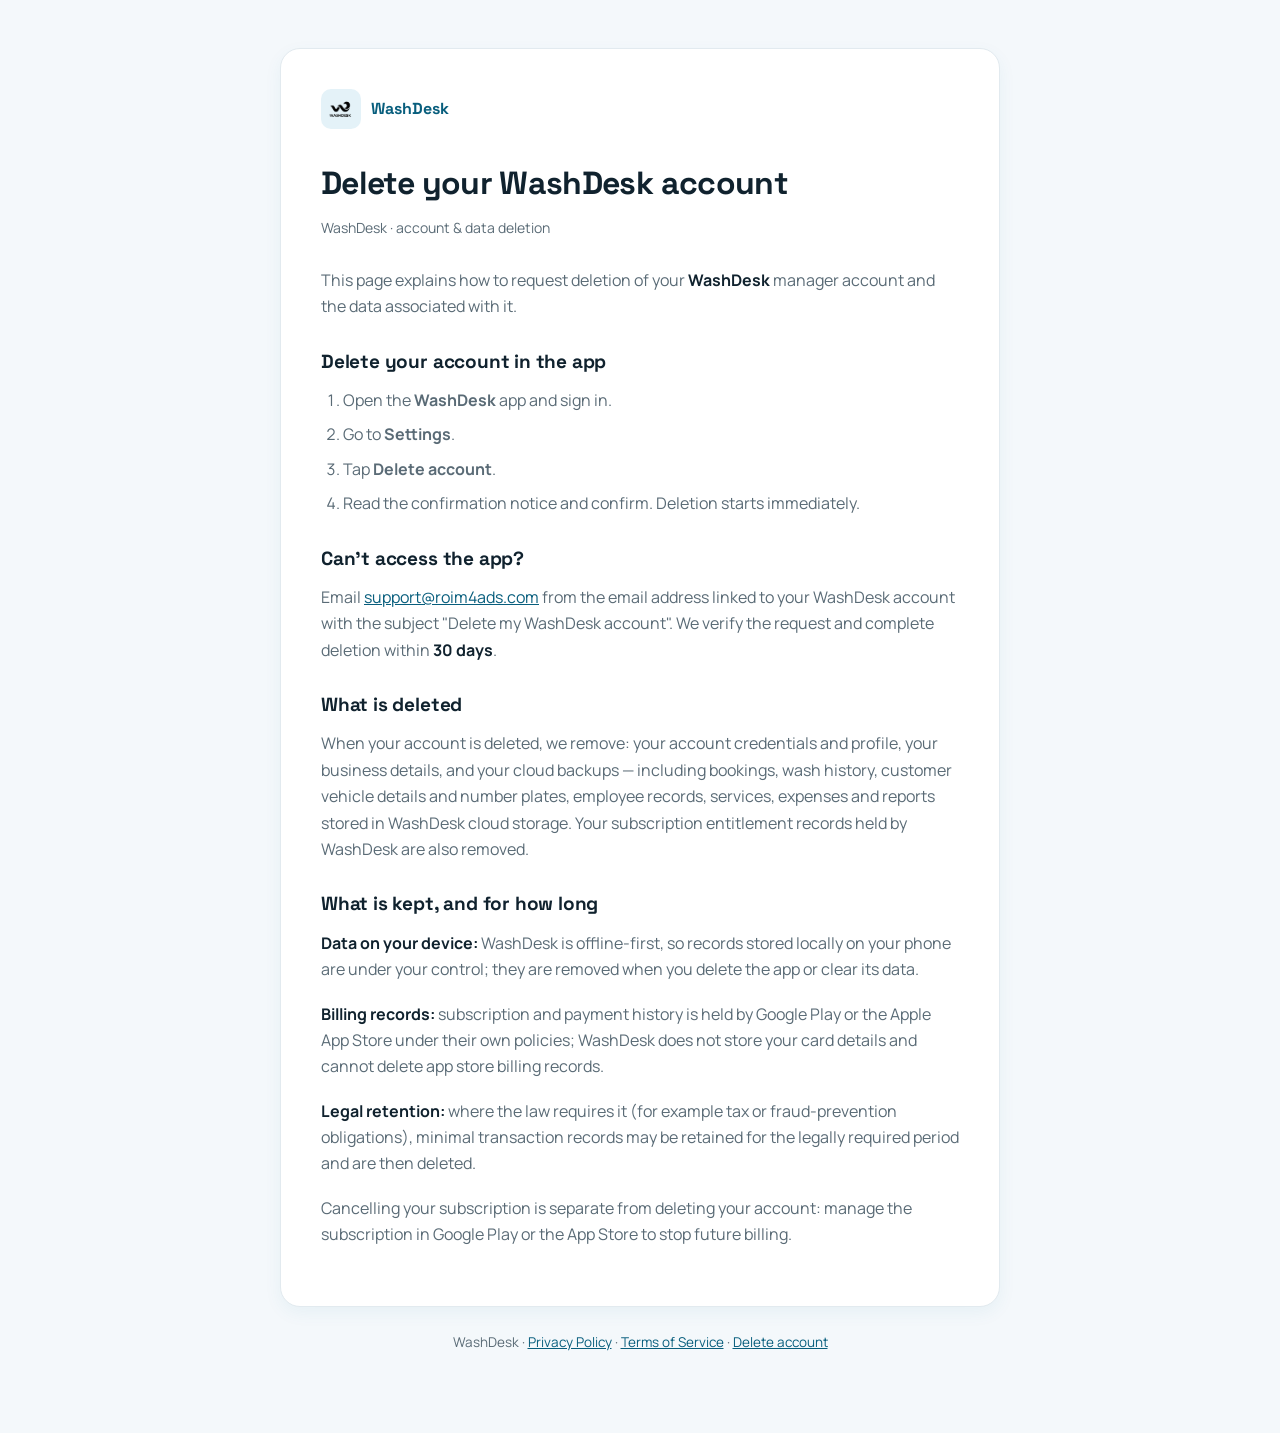
<file: admin-dashboard/delete-account.html>
<!DOCTYPE html>
<html lang="en">
<head>
<meta charset="utf-8">
<meta name="viewport" content="width=device-width, initial-scale=1">
<title>Delete your account — WashDesk</title>
<style>
  :root{--primary:#0c7ba1;--primary-deep:#085e7d;--primary-soft:#e4f2f8;--ink:#10222e;--ink-muted:#5a6b76;--canvas:#f4f8fb;--surface:#fff;--border:#e2eaef}
  *{box-sizing:border-box}
  body{margin:0;background:var(--canvas);color:var(--ink);font:16px/1.65 "Manrope",-apple-system,BlinkMacSystemFont,"Segoe UI",sans-serif;-webkit-font-smoothing:antialiased}
  .wrap{max-width:760px;margin:0 auto;padding:48px 20px 80px}
  .card{background:var(--surface);border:1px solid var(--border);border-radius:20px;box-shadow:0 6px 18px rgba(12,123,161,.06);padding:40px}
  h1{font-family:"Space Grotesk",sans-serif;font-size:32px;letter-spacing:-.02em;margin:0 0 6px}
  .date{color:var(--ink-muted);font-size:14px;margin-bottom:28px}
  p{margin:0 0 18px;color:var(--ink-muted)}
  p strong{color:var(--ink)}
  .brand{display:flex;align-items:center;gap:10px;margin-bottom:28px;font-family:"Space Grotesk",sans-serif;font-weight:700;color:var(--primary-deep)}
  .brand span{display:grid;place-items:center;width:40px;height:40px;border-radius:10px;background:var(--primary-soft);overflow:hidden}.brand span img{width:28px;height:28px;object-fit:contain}
  a{color:var(--primary-deep)}
  .foot{margin-top:24px;font-size:13.5px;color:var(--ink-muted);text-align:center}

  h2{font-family:"Space Grotesk",sans-serif;font-size:19px;letter-spacing:-.01em;margin:26px 0 10px}
  ol{margin:0 0 18px;padding-left:22px;color:var(--ink-muted)}
  ol li{margin-bottom:8px}
</style>
<link rel="preconnect" href="https://fonts.googleapis.com">
<link href="https://fonts.googleapis.com/css2?family=Manrope:wght@400;600;700&family=Space+Grotesk:wght@600;700&display=swap" rel="stylesheet">
</head>
<body>
  <div class="wrap">
    <div class="card">
      <div class="brand"><span><img src="washdesk-logo.png" alt="WashDesk logo"></span>WashDesk</div>
      
      <h1>Delete your WashDesk account</h1>
      <div class="date">WashDesk &middot; account &amp; data deletion</div>
      <p>This page explains how to request deletion of your <strong>WashDesk</strong> manager account and the data associated with it.</p>

      <h2>Delete your account in the app</h2>
      <ol>
        <li>Open the <strong>WashDesk</strong> app and sign in.</li>
        <li>Go to <strong>Settings</strong>.</li>
        <li>Tap <strong>Delete account</strong>.</li>
        <li>Read the confirmation notice and confirm. Deletion starts immediately.</li>
      </ol>

      <h2>Can't access the app?</h2>
      <p>Email <a href="mailto:support@roim4ads.com">support@roim4ads.com</a> from the email address linked to your WashDesk account with the subject "Delete my WashDesk account". We verify the request and complete deletion within <strong>30 days</strong>.</p>

      <h2>What is deleted</h2>
      <p>When your account is deleted, we remove: your account credentials and profile, your business details, and your cloud backups &mdash; including bookings, wash history, customer vehicle details and number plates, employee records, services, expenses and reports stored in WashDesk cloud storage. Your subscription entitlement records held by WashDesk are also removed.</p>

      <h2>What is kept, and for how long</h2>
      <p><strong>Data on your device:</strong> WashDesk is offline-first, so records stored locally on your phone are under your control; they are removed when you delete the app or clear its data.</p>
      <p><strong>Billing records:</strong> subscription and payment history is held by Google Play or the Apple App Store under their own policies; WashDesk does not store your card details and cannot delete app store billing records.</p>
      <p><strong>Legal retention:</strong> where the law requires it (for example tax or fraud-prevention obligations), minimal transaction records may be retained for the legally required period and are then deleted.</p>
      <p>Cancelling your subscription is separate from deleting your account: manage the subscription in Google Play or the App Store to stop future billing.</p>
    </div>
    <div class="foot">WashDesk &middot; <a href="privacy.html">Privacy Policy</a> &middot; <a href="terms.html">Terms of Service</a> &middot; <a href="delete-account.html">Delete account</a></div>
  </div>
</body>
</html>
</file>
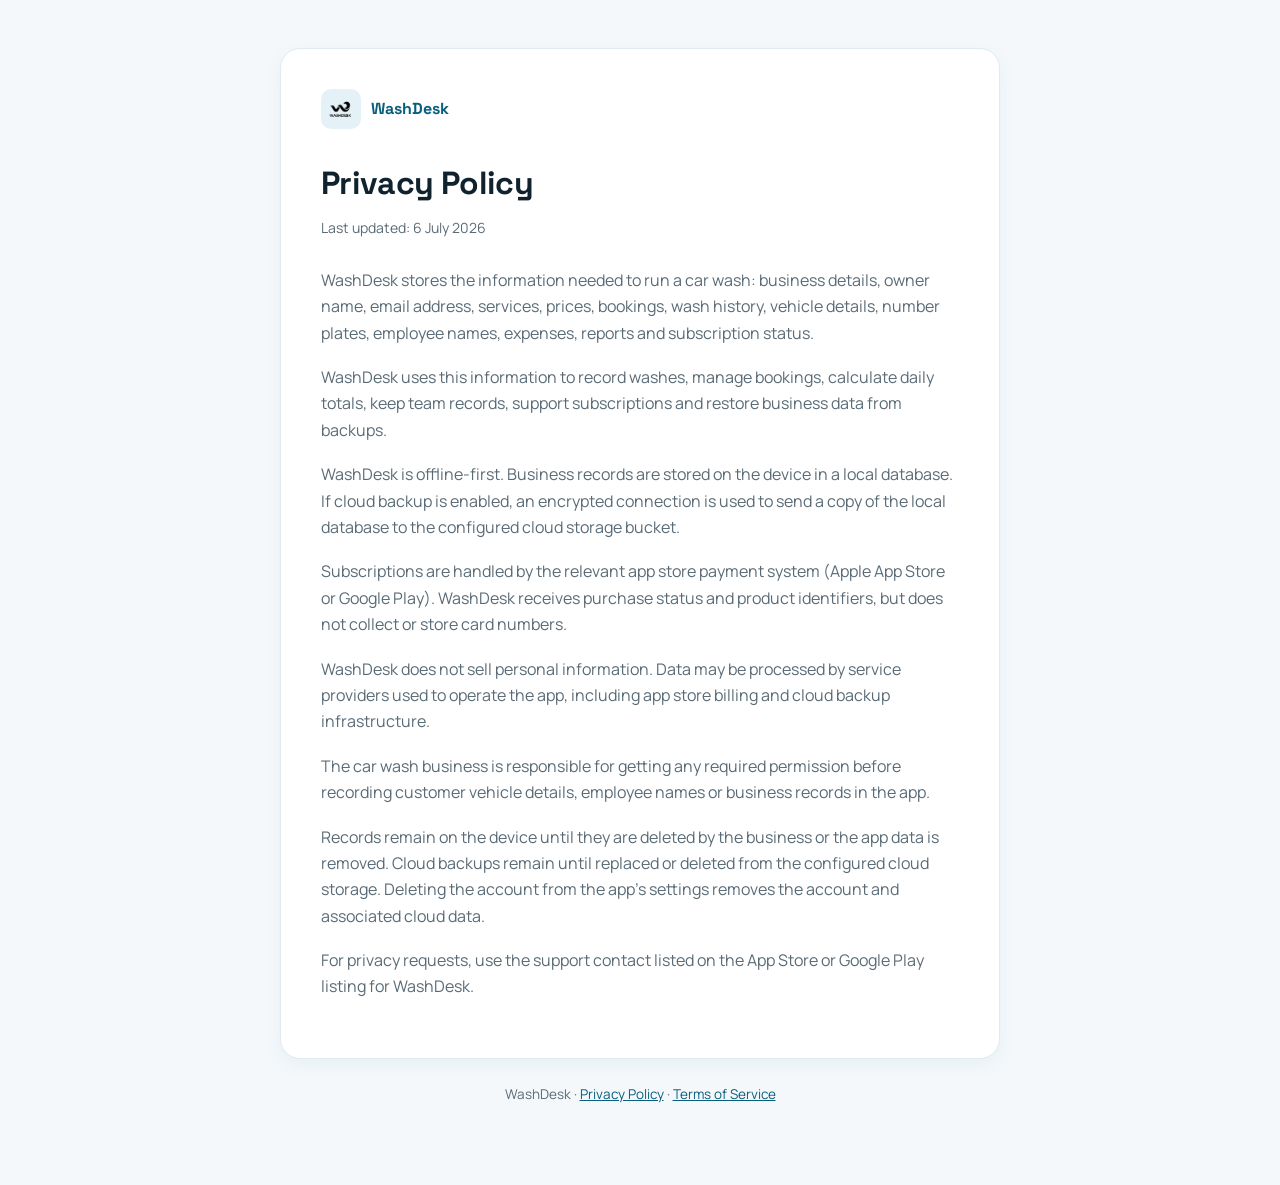
<file: admin-dashboard/privacy.html>
<!DOCTYPE html>
<html lang="en">
<head>
<meta charset="utf-8">
<meta name="viewport" content="width=device-width, initial-scale=1">
<title>Privacy Policy — WashDesk</title>
<style>
  :root{--primary:#0c7ba1;--primary-deep:#085e7d;--primary-soft:#e4f2f8;--ink:#10222e;--ink-muted:#5a6b76;--canvas:#f4f8fb;--surface:#fff;--border:#e2eaef}
  *{box-sizing:border-box}
  body{margin:0;background:var(--canvas);color:var(--ink);font:16px/1.65 "Manrope",-apple-system,BlinkMacSystemFont,"Segoe UI",sans-serif;-webkit-font-smoothing:antialiased}
  .wrap{max-width:760px;margin:0 auto;padding:48px 20px 80px}
  .card{background:var(--surface);border:1px solid var(--border);border-radius:20px;box-shadow:0 6px 18px rgba(12,123,161,.06);padding:40px}
  h1{font-family:"Space Grotesk",sans-serif;font-size:32px;letter-spacing:-.02em;margin:0 0 6px}
  .date{color:var(--ink-muted);font-size:14px;margin-bottom:28px}
  p{margin:0 0 18px;color:var(--ink-muted)}
  p strong{color:var(--ink)}
  .brand{display:flex;align-items:center;gap:10px;margin-bottom:28px;font-family:"Space Grotesk",sans-serif;font-weight:700;color:var(--primary-deep)}
  .brand span{display:grid;place-items:center;width:40px;height:40px;border-radius:10px;background:var(--primary-soft);overflow:hidden}.brand span img{width:28px;height:28px;object-fit:contain}
  a{color:var(--primary-deep)}
  .foot{margin-top:24px;font-size:13.5px;color:var(--ink-muted);text-align:center}
</style>
<link rel="preconnect" href="https://fonts.googleapis.com">
<link href="https://fonts.googleapis.com/css2?family=Manrope:wght@400;600;700&family=Space+Grotesk:wght@600;700&display=swap" rel="stylesheet">
</head>
<body>
  <div class="wrap">
    <div class="card">
      <div class="brand"><span><img src="washdesk-logo.png" alt="WashDesk logo"></span>WashDesk</div>
      <h1>Privacy Policy</h1>
      <div class="date">Last updated: 6 July 2026</div>
      <p>WashDesk stores the information needed to run a car wash: business details, owner name, email address, services, prices, bookings, wash history, vehicle details, number plates, employee names, expenses, reports and subscription status.</p>
      <p>WashDesk uses this information to record washes, manage bookings, calculate daily totals, keep team records, support subscriptions and restore business data from backups.</p>
      <p>WashDesk is offline-first. Business records are stored on the device in a local database. If cloud backup is enabled, an encrypted connection is used to send a copy of the local database to the configured cloud storage bucket.</p>
      <p>Subscriptions are handled by the relevant app store payment system (Apple App Store or Google Play). WashDesk receives purchase status and product identifiers, but does not collect or store card numbers.</p>
      <p>WashDesk does not sell personal information. Data may be processed by service providers used to operate the app, including app store billing and cloud backup infrastructure.</p>
      <p>The car wash business is responsible for getting any required permission before recording customer vehicle details, employee names or business records in the app.</p>
      <p>Records remain on the device until they are deleted by the business or the app data is removed. Cloud backups remain until replaced or deleted from the configured cloud storage. Deleting the account from the app's settings removes the account and associated cloud data.</p>
      <p>For privacy requests, use the support contact listed on the App Store or Google Play listing for WashDesk.</p>
    </div>
    <div class="foot">WashDesk · <a href="privacy.html">Privacy Policy</a> · <a href="terms.html">Terms of Service</a></div>
  </div>
</body>
</html>
</file>
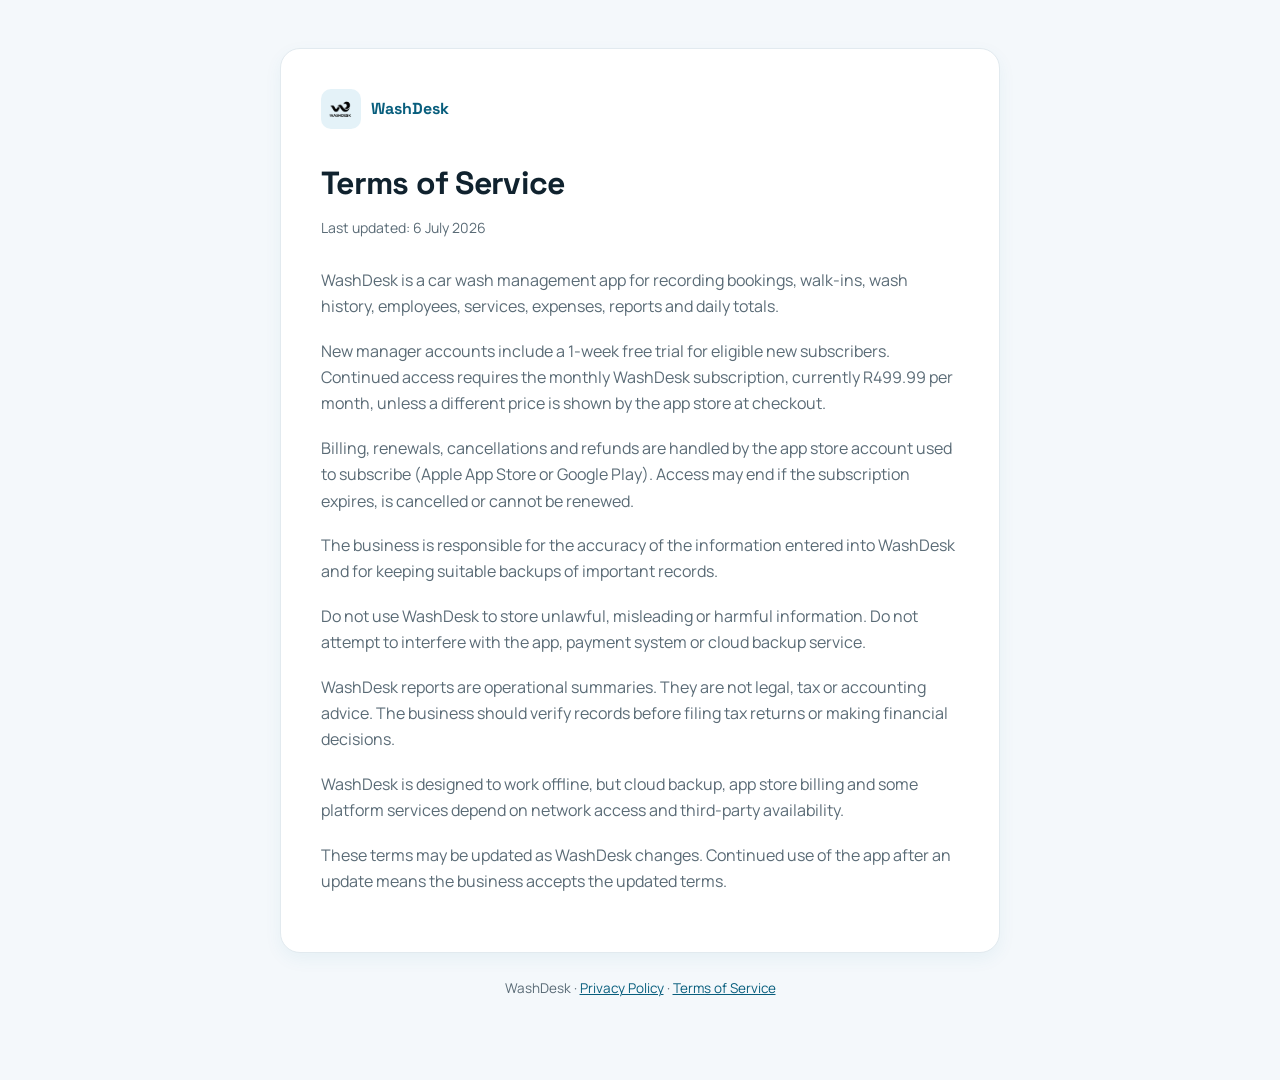
<file: admin-dashboard/terms.html>
<!DOCTYPE html>
<html lang="en">
<head>
<meta charset="utf-8">
<meta name="viewport" content="width=device-width, initial-scale=1">
<title>Terms of Service — WashDesk</title>
<style>
  :root{--primary:#0c7ba1;--primary-deep:#085e7d;--primary-soft:#e4f2f8;--ink:#10222e;--ink-muted:#5a6b76;--canvas:#f4f8fb;--surface:#fff;--border:#e2eaef}
  *{box-sizing:border-box}
  body{margin:0;background:var(--canvas);color:var(--ink);font:16px/1.65 "Manrope",-apple-system,BlinkMacSystemFont,"Segoe UI",sans-serif;-webkit-font-smoothing:antialiased}
  .wrap{max-width:760px;margin:0 auto;padding:48px 20px 80px}
  .card{background:var(--surface);border:1px solid var(--border);border-radius:20px;box-shadow:0 6px 18px rgba(12,123,161,.06);padding:40px}
  h1{font-family:"Space Grotesk",sans-serif;font-size:32px;letter-spacing:-.02em;margin:0 0 6px}
  .date{color:var(--ink-muted);font-size:14px;margin-bottom:28px}
  p{margin:0 0 18px;color:var(--ink-muted)}
  p strong{color:var(--ink)}
  .brand{display:flex;align-items:center;gap:10px;margin-bottom:28px;font-family:"Space Grotesk",sans-serif;font-weight:700;color:var(--primary-deep)}
  .brand span{display:grid;place-items:center;width:40px;height:40px;border-radius:10px;background:var(--primary-soft);overflow:hidden}.brand span img{width:28px;height:28px;object-fit:contain}
  a{color:var(--primary-deep)}
  .foot{margin-top:24px;font-size:13.5px;color:var(--ink-muted);text-align:center}
</style>
<link rel="preconnect" href="https://fonts.googleapis.com">
<link href="https://fonts.googleapis.com/css2?family=Manrope:wght@400;600;700&family=Space+Grotesk:wght@600;700&display=swap" rel="stylesheet">
</head>
<body>
  <div class="wrap">
    <div class="card">
      <div class="brand"><span><img src="washdesk-logo.png" alt="WashDesk logo"></span>WashDesk</div>
      <h1>Terms of Service</h1>
      <div class="date">Last updated: 6 July 2026</div>
      <p>WashDesk is a car wash management app for recording bookings, walk-ins, wash history, employees, services, expenses, reports and daily totals.</p>
      <p>New manager accounts include a 1-week free trial for eligible new subscribers. Continued access requires the monthly WashDesk subscription, currently R499.99 per month, unless a different price is shown by the app store at checkout.</p>
      <p>Billing, renewals, cancellations and refunds are handled by the app store account used to subscribe (Apple App Store or Google Play). Access may end if the subscription expires, is cancelled or cannot be renewed.</p>
      <p>The business is responsible for the accuracy of the information entered into WashDesk and for keeping suitable backups of important records.</p>
      <p>Do not use WashDesk to store unlawful, misleading or harmful information. Do not attempt to interfere with the app, payment system or cloud backup service.</p>
      <p>WashDesk reports are operational summaries. They are not legal, tax or accounting advice. The business should verify records before filing tax returns or making financial decisions.</p>
      <p>WashDesk is designed to work offline, but cloud backup, app store billing and some platform services depend on network access and third-party availability.</p>
      <p>These terms may be updated as WashDesk changes. Continued use of the app after an update means the business accepts the updated terms.</p>
    </div>
    <div class="foot">WashDesk · <a href="privacy.html">Privacy Policy</a> · <a href="terms.html">Terms of Service</a></div>
  </div>
</body>
</html>
</file>
